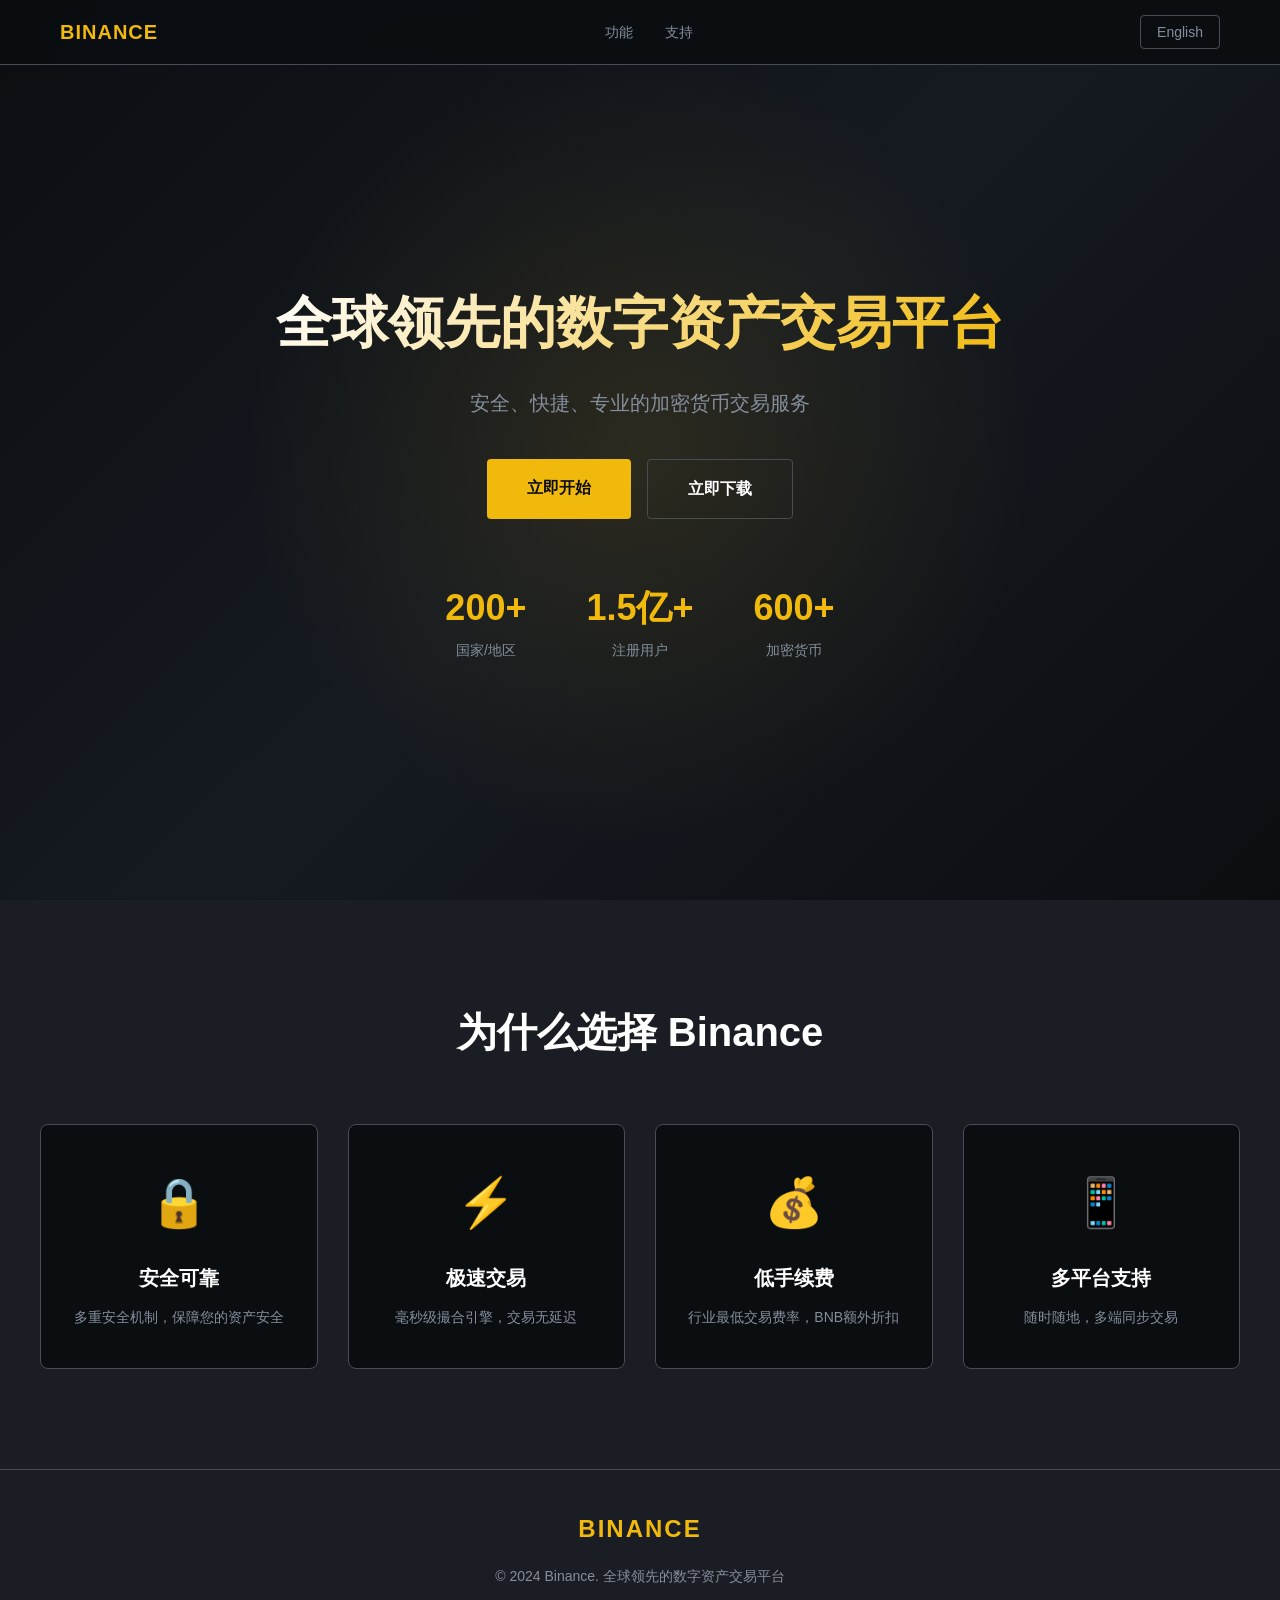
<file: index.html>
<!DOCTYPE html>
<html lang="zh-CN">
<head>
    <meta charset="UTF-8">
    <meta name="viewport" content="width=device-width, initial-scale=1.0">
    <title>Binance - 全球领先的数字资产交易平台</title>
    <link rel="stylesheet" href="styles.css">
</head>
<body>
    <nav class="navbar">
        <div class="nav-container">
            <div class="logo">
                <span>BINANCE</span>
            </div>
            <div class="nav-links">
                <a href="#features" data-i18n="features">功能</a>

                <a href="#support" data-i18n="support">支持</a>
            </div>
            <div class="nav-actions">
                <button class="lang-switch" onclick="toggleLanguage()">
                    <span id="lang-text">English</span>
                </button>
            </div>
        </div>
    </nav>

    <section class="hero">
        <div class="hero-content">
            <h1 data-i18n="hero_title">全球领先的数字资产交易平台</h1>
            <p data-i18n="hero_subtitle">安全、快捷、专业的加密货币交易服务</p>
            <div class="hero-buttons">
                <a href="#" class="btn-primary" onclick="handleDownload()" data-i18n="start_now">立即开始</a>
                <a href="#" class="btn-secondary" onclick="handleDownload()" data-i18n="download_now">立即下载</a>
            </div>
            <div class="stats">
                <div class="stat-item">
                    <span class="stat-number">200+</span>
                    <span class="stat-label" data-i18n="countries">国家/地区</span>
                </div>
                <div class="stat-item">
                    <span class="stat-number">1.5亿+</span>
                    <span class="stat-label" data-i18n="users">注册用户</span>
                </div>
                <div class="stat-item">
                    <span class="stat-number">600+</span>
                    <span class="stat-label" data-i18n="cryptos">加密货币</span>
                </div>
            </div>
        </div>
    </section>

    <section class="features" id="features">
        <div class="container">
            <h2 data-i18n="why_binance">为什么选择 Binance</h2>
            <div class="features-grid">
                <div class="feature-card">
                    <div class="feature-icon">🔒</div>
                    <h3 data-i18n="security">安全可靠</h3>
                    <p data-i18n="security_desc">多重安全机制，保障您的资产安全</p>
                </div>
                <div class="feature-card">
                    <div class="feature-icon">⚡</div>
                    <h3 data-i18n="fast">极速交易</h3>
                    <p data-i18n="fast_desc">毫秒级撮合引擎，交易无延迟</p>
                </div>
                <div class="feature-card">
                    <div class="feature-icon">💰</div>
                    <h3 data-i18n="low_fees">低手续费</h3>
                    <p data-i18n="low_fees_desc">行业最低交易费率，BNB额外折扣</p>
                </div>
                <div class="feature-card">
                    <div class="feature-icon">📱</div>
                    <h3 data-i18n="multi_platform">多平台支持</h3>
                    <p data-i18n="multi_platform_desc">随时随地，多端同步交易</p>
                </div>
            </div>
        </div>
    </section>



    <footer class="footer">
        <div class="container">
            <div class="footer-content">
                <div class="footer-logo">
                    <span>BINANCE</span>
                </div>
                <p class="footer-text" data-i18n="footer_text">© 2024 Binance. 全球领先的数字资产交易平台</p>
            </div>
        </div>
    </footer>

    <script src="config.js"></script>
    <script src="app.js"></script>
</body>
</html>
</file>
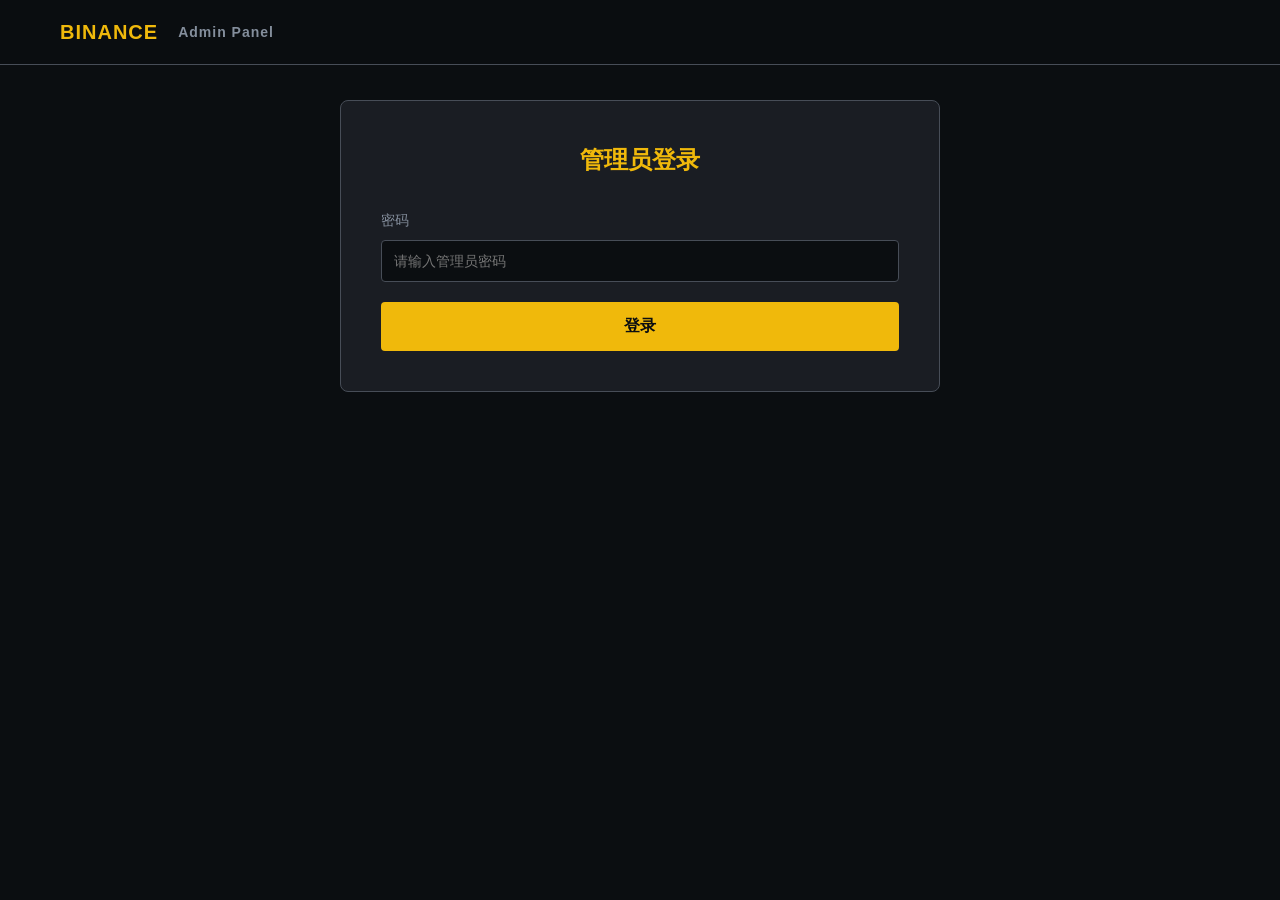
<file: admin.html>
<!DOCTYPE html>
<html lang="zh-CN">
<head>
    <meta charset="UTF-8">
    <meta name="viewport" content="width=device-width, initial-scale=1.0">
    <title>Admin Panel - Binance Landing</title>
    <link rel="stylesheet" href="styles.css">
    <style>
        .admin-container {
            max-width: 600px;
            margin: 100px auto;
            padding: 40px;
            background: var(--binance-darker);
            border: 1px solid var(--binance-gray);
            border-radius: 8px;
        }
        
        .admin-title {
            text-align: center;
            margin-bottom: 30px;
            color: var(--binance-yellow);
        }
        
        .form-group {
            margin-bottom: 20px;
        }
        
        .form-group label {
            display: block;
            margin-bottom: 8px;
            color: var(--binance-light);
            font-size: 14px;
        }
        
        .form-group input {
            width: 100%;
            padding: 12px;
            background: var(--binance-dark);
            border: 1px solid var(--binance-gray);
            border-radius: 4px;
            color: var(--binance-white);
            font-size: 14px;
        }
        
        .form-group input:focus {
            outline: none;
            border-color: var(--binance-yellow);
        }
        
        .btn-save {
            width: 100%;
            padding: 14px;
            background: var(--binance-yellow);
            color: var(--binance-dark);
            border: none;
            border-radius: 4px;
            font-size: 16px;
            font-weight: 600;
            cursor: pointer;
            transition: all 0.3s;
        }
        
        .btn-save:hover {
            background: #F8D12F;
        }
        
        .login-form {
            display: block;
        }
        
        .config-form {
            display: none;
        }
        
        .success-msg {
            color: #0ECB81;
            text-align: center;
            margin-top: 16px;
            display: none;
        }
        
        .error-msg {
            color: #F6465D;
            text-align: center;
            margin-top: 16px;
            display: none;
        }
        
        .section-title {
            color: var(--binance-white);
            font-size: 18px;
            margin: 30px 0 15px;
            padding-bottom: 10px;
            border-bottom: 1px solid var(--binance-gray);
        }
    </style>
</head>
<body>
    <nav class="navbar">
        <div class="nav-container">
            <div class="logo">
                <span>BINANCE</span>
                <span style="color: var(--binance-light); font-size: 14px; margin-left: 10px;">Admin Panel</span>
            </div>
        </div>
    </nav>

    <div class="admin-container">
        <!-- 登录表单 -->
        <div id="loginForm" class="login-form">
            <h2 class="admin-title">管理员登录</h2>
            <div class="form-group">
                <label>密码</label>
                <input type="password" id="password" placeholder="请输入管理员密码">
            </div>
            <button class="btn-save" onclick="login()">登录</button>
            <p id="loginError" class="error-msg">密码错误</p>
        </div>

        <!-- 配置表单 -->
        <div id="configForm" class="config-form">
            <h2 class="admin-title">链接配置</h2>
            
            <div class="section-title">注册链接</div>
            <div class="form-group">
                <label>海外用户链接</label>
                <input type="text" id="overseasLink" placeholder="https://www.binance.com/join?ref=VIPBN">
            </div>
            <div class="form-group">
                <label>大陆用户链接</label>
                <input type="text" id="mainlandLink" placeholder="https://www.bsmkweb.cc/join?ref=VIPBN">
            </div>

            <div class="section-title">下载链接</div>
            <div class="form-group">
                <label>iOS 下载链接</label>
                <input type="text" id="iosLink" placeholder="iOS下载链接">
            </div>
            <div class="form-group">
                <label>Android 下载链接</label>
                <input type="text" id="androidLink" placeholder="Android下载链接">
            </div>

            <button class="btn-save" onclick="saveConfig()">保存配置</button>
            <p id="successMsg" class="success-msg">保存成功！</p>
            
            <div style="margin-top: 30px; text-align: center;">
                <a href="index.html" style="color: var(--binance-yellow); text-decoration: none;">返回首页</a>
            </div>
        </div>
    </div>

    <script src="config.js"></script>
    <script>
        // 检查是否已登录
        if (localStorage.getItem('adminLoggedIn') === 'true') {
            document.getElementById('loginForm').style.display = 'none';
            document.getElementById('configForm').style.display = 'block';
            loadConfig();
        }

        function login() {
            const password = document.getElementById('password').value;
            if (password === CONFIG.adminPassword) {
                localStorage.setItem('adminLoggedIn', 'true');
                document.getElementById('loginForm').style.display = 'none';
                document.getElementById('configForm').style.display = 'block';
                loadConfig();
            } else {
                document.getElementById('loginError').style.display = 'block';
            }
        }

        function loadConfig() {
            document.getElementById('overseasLink').value = CONFIG.links.overseas;
            document.getElementById('mainlandLink').value = CONFIG.links.mainland;
            document.getElementById('iosLink').value = CONFIG.downloads.ios;
            document.getElementById('androidLink').value = CONFIG.downloads.android;
        }

        function saveConfig() {
            // 这里只是前端演示，实际部署时需要后端支持
            // 或者可以生成新的 config.js 文件供下载
            
            const newConfig = {
                links: {
                    overseas: document.getElementById('overseasLink').value,
                    mainland: document.getElementById('mainlandLink').value
                },
                downloads: {
                    ios: document.getElementById('iosLink').value,
                    android: document.getElementById('androidLink').value,
                    windows: CONFIG.downloads.windows,
                    mac: CONFIG.downloads.mac
                },
                adminPassword: CONFIG.adminPassword,
                defaultLanguage: CONFIG.defaultLanguage
            };

            // 生成新的 config.js 内容
            const configContent = `// 配置文件
const CONFIG = ${JSON.stringify(newConfig, null, 4)};

// 多语言配置
const I18N = ${JSON.stringify(I18N, null, 4)};`;

            // 下载配置文件
            const blob = new Blob([configContent], { type: 'text/javascript' });
            const url = URL.createObjectURL(blob);
            const a = document.createElement('a');
            a.href = url;
            a.download = 'config.js';
            a.click();
            URL.revokeObjectURL(url);

            document.getElementById('successMsg').style.display = 'block';
            setTimeout(() => {
                document.getElementById('successMsg').style.display = 'none';
            }, 3000);
        }
    </script>
</body>
</html>
</file>
<file: styles.css>
:root {
    --binance-yellow: #F0B90B;
    --binance-dark: #0B0E11;
    --binance-darker: #1A1D23;
    --binance-gray: #474D57;
    --binance-light: #848E9C;
    --binance-white: #FFFFFF;
}

* {
    margin: 0;
    padding: 0;
    box-sizing: border-box;
}

body {
    font-family: -apple-system, BlinkMacSystemFont, 'Segoe UI', Roboto, 'Helvetica Neue', Arial, sans-serif;
    background: var(--binance-dark);
    color: var(--binance-white);
    line-height: 1.6;
}

/* Navbar */
.navbar {
    position: fixed;
    top: 0;
    left: 0;
    right: 0;
    background: rgba(11, 14, 17, 0.95);
    backdrop-filter: blur(10px);
    border-bottom: 1px solid var(--binance-gray);
    z-index: 1000;
}

.nav-container {
    max-width: 1200px;
    margin: 0 auto;
    padding: 0 20px;
    display: flex;
    align-items: center;
    justify-content: space-between;
    height: 64px;
}

.logo {
    display: flex;
    align-items: center;
    gap: 10px;
}

.logo svg {
    width: 30px;
    height: 30px;
}

.logo span {
    font-size: 20px;
    font-weight: 700;
    color: var(--binance-yellow);
    letter-spacing: 1px;
}

.nav-links {
    display: flex;
    gap: 32px;
}

.nav-links a {
    color: var(--binance-light);
    text-decoration: none;
    font-size: 14px;
    transition: color 0.3s;
}

.nav-links a:hover {
    color: var(--binance-white);
}

.nav-actions {
    display: flex;
    align-items: center;
    gap: 16px;
}

.lang-switch {
    background: transparent;
    border: 1px solid var(--binance-gray);
    color: var(--binance-light);
    padding: 8px 16px;
    border-radius: 4px;
    cursor: pointer;
    font-size: 14px;
    transition: all 0.3s;
}

.lang-switch:hover {
    border-color: var(--binance-yellow);
    color: var(--binance-yellow);
}

.btn-login {
    color: var(--binance-light);
    text-decoration: none;
    font-size: 14px;
    padding: 8px 16px;
}

.btn-register {
    background: var(--binance-yellow);
    color: var(--binance-dark);
    text-decoration: none;
    padding: 10px 24px;
    border-radius: 4px;
    font-size: 14px;
    font-weight: 600;
    transition: all 0.3s;
}

.btn-register:hover {
    background: #F8D12F;
}

/* Hero Section */
.hero {
    min-height: 100vh;
    display: flex;
    align-items: center;
    justify-content: center;
    text-align: center;
    padding: 100px 20px 60px;
    background: linear-gradient(135deg, var(--binance-dark) 0%, #151A21 50%, var(--binance-dark) 100%);
    position: relative;
    overflow: hidden;
}

.hero::before {
    content: '';
    position: absolute;
    top: 50%;
    left: 50%;
    transform: translate(-50%, -50%);
    width: 800px;
    height: 800px;
    background: radial-gradient(circle, rgba(240, 185, 11, 0.1) 0%, transparent 70%);
    pointer-events: none;
}

.hero-content {
    position: relative;
    z-index: 1;
    max-width: 800px;
}

.hero h1 {
    font-size: 56px;
    font-weight: 700;
    margin-bottom: 20px;
    background: linear-gradient(135deg, var(--binance-white) 0%, var(--binance-yellow) 100%);
    -webkit-background-clip: text;
    -webkit-text-fill-color: transparent;
    background-clip: text;
}

.hero p {
    font-size: 20px;
    color: var(--binance-light);
    margin-bottom: 40px;
}

.hero-buttons {
    display: flex;
    gap: 16px;
    justify-content: center;
    margin-bottom: 60px;
}

.btn-primary {
    background: var(--binance-yellow);
    color: var(--binance-dark);
    text-decoration: none;
    padding: 16px 40px;
    border-radius: 4px;
    font-size: 16px;
    font-weight: 600;
    transition: all 0.3s;
}

.btn-primary:hover {
    background: #F8D12F;
    transform: translateY(-2px);
}

.btn-secondary {
    background: transparent;
    color: var(--binance-white);
    text-decoration: none;
    padding: 16px 40px;
    border-radius: 4px;
    font-size: 16px;
    font-weight: 600;
    border: 1px solid var(--binance-gray);
    transition: all 0.3s;
}

.btn-secondary:hover {
    border-color: var(--binance-yellow);
    color: var(--binance-yellow);
}

.stats {
    display: flex;
    justify-content: center;
    gap: 60px;
}

.stat-item {
    text-align: center;
}

.stat-number {
    display: block;
    font-size: 36px;
    font-weight: 700;
    color: var(--binance-yellow);
}

.stat-label {
    font-size: 14px;
    color: var(--binance-light);
}

/* Features Section */
.features {
    padding: 100px 20px;
    background: var(--binance-darker);
}

.container {
    max-width: 1200px;
    margin: 0 auto;
}

.features h2 {
    text-align: center;
    font-size: 40px;
    margin-bottom: 60px;
    color: var(--binance-white);
}

.features-grid {
    display: grid;
    grid-template-columns: repeat(auto-fit, minmax(260px, 1fr));
    gap: 30px;
}

.feature-card {
    background: var(--binance-dark);
    border: 1px solid var(--binance-gray);
    border-radius: 8px;
    padding: 40px 30px;
    text-align: center;
    transition: all 0.3s;
}

.feature-card:hover {
    border-color: var(--binance-yellow);
    transform: translateY(-5px);
}

.feature-icon {
    font-size: 48px;
    margin-bottom: 20px;
}

.feature-card h3 {
    font-size: 20px;
    margin-bottom: 12px;
    color: var(--binance-white);
}

.feature-card p {
    color: var(--binance-light);
    font-size: 14px;
}

/* Download Section */
.download {
    padding: 100px 20px;
    background: var(--binance-dark);
}

.download h2 {
    text-align: center;
    font-size: 40px;
    margin-bottom: 16px;
    color: var(--binance-white);
}

.download-subtitle {
    text-align: center;
    color: var(--binance-light);
    margin-bottom: 60px;
    font-size: 18px;
}

.download-grid {
    display: grid;
    grid-template-columns: repeat(auto-fit, minmax(200px, 1fr));
    gap: 20px;
    max-width: 800px;
    margin: 0 auto;
}

.download-card {
    background: var(--binance-darker);
    border: 1px solid var(--binance-gray);
    border-radius: 8px;
    padding: 30px;
    display: flex;
    align-items: center;
    gap: 16px;
    text-decoration: none;
    transition: all 0.3s;
}

.download-card:hover {
    border-color: var(--binance-yellow);
    background: rgba(240, 185, 11, 0.05);
}

.download-icon {
    font-size: 32px;
}

.download-info {
    display: flex;
    flex-direction: column;
}

.download-label {
    font-size: 16px;
    font-weight: 600;
    color: var(--binance-white);
}

.download-name {
    font-size: 13px;
    color: var(--binance-light);
}

/* Footer */
.footer {
    background: var(--binance-darker);
    border-top: 1px solid var(--binance-gray);
    padding: 40px 20px;
}

.footer-content {
    text-align: center;
}

.footer-logo {
    font-size: 24px;
    font-weight: 700;
    color: var(--binance-yellow);
    margin-bottom: 16px;
    letter-spacing: 2px;
}

.footer-text {
    color: var(--binance-light);
    font-size: 14px;
}

/* Responsive */
@media (max-width: 768px) {
    .nav-links {
        display: none;
    }
    
    .hero h1 {
        font-size: 36px;
    }
    
    .hero p {
        font-size: 16px;
    }
    
    .hero-buttons {
        flex-direction: column;
        align-items: center;
    }
    
    .stats {
        flex-direction: column;
        gap: 30px;
    }
    
    .features h2,
    .download h2 {
        font-size: 28px;
    }
}
</file>
